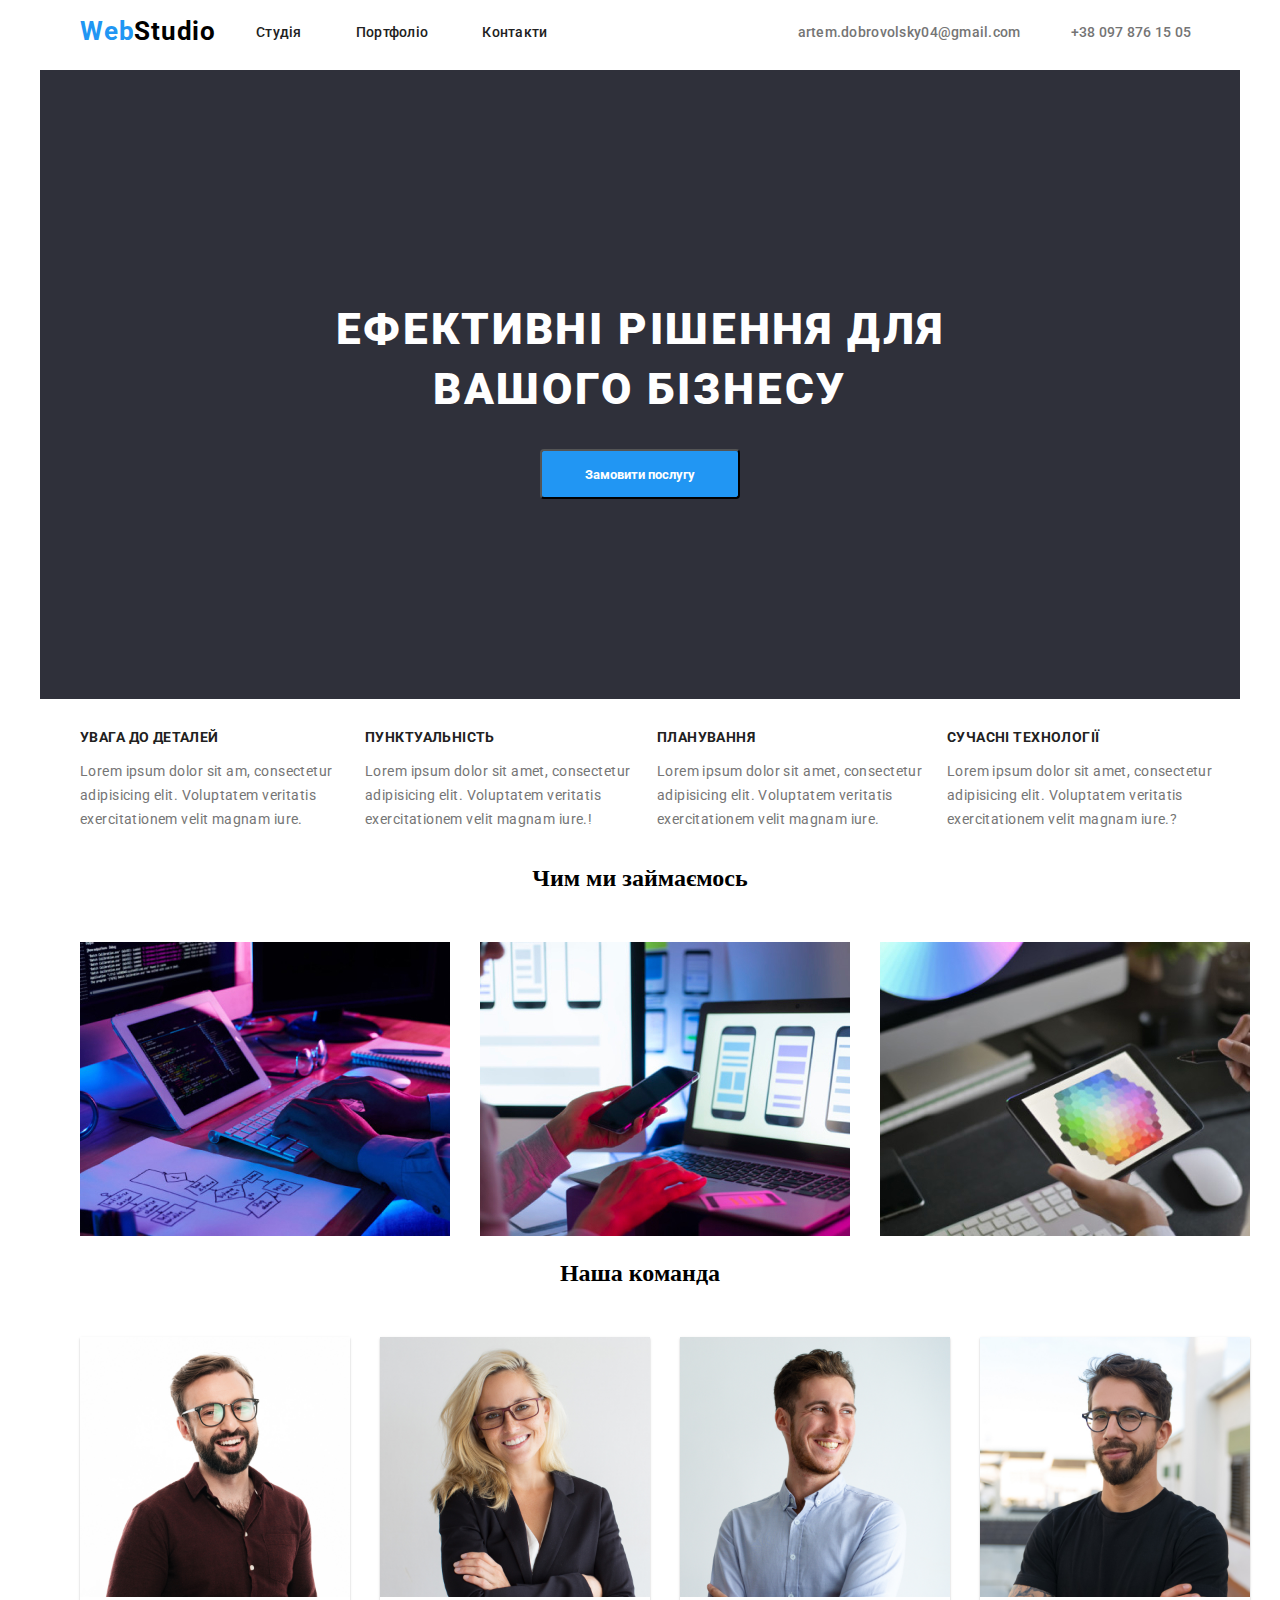
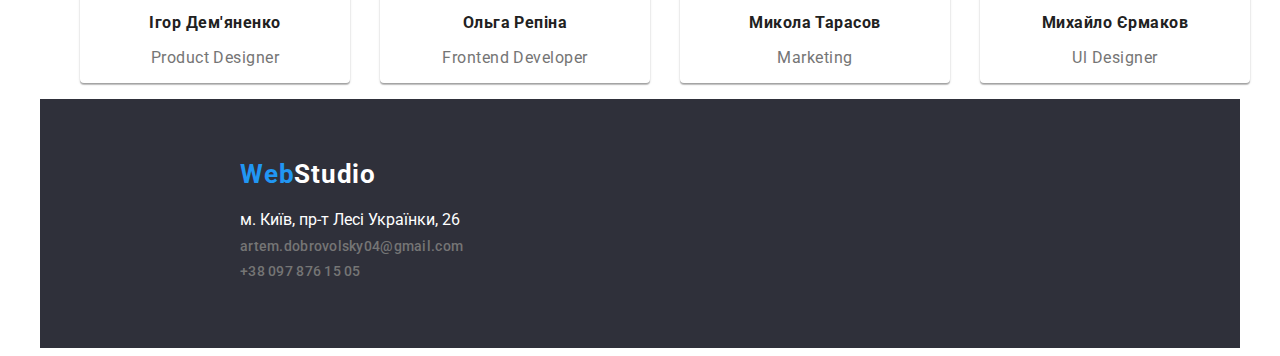
<file: index.html>
<!DOCTYPE html>
<html lang="en">

<head>
    <meta charset="UTF-8">
    <meta http-equiv="X-UA-Compatible" content="IE=edge">
    <meta name="viewport" content="width=device-width, initial-scale=1.0">
    <title>WebStudio</title>
    <link href="https://fonts.googleapis.com/css2?family=Roboto:wght@400;500;700;900&display=swap" rel="stylesheet">
    <link rel="stylesheet" href="./style.css">
</head>

    <body>
        <!-- Шапка сторінки -->
            <header>
                <div class="container">
                    <nav>
                        <ul class="navig"> 
                            <li><a class="logo" href="./index.html"><span class="logo-span">Web</span>Studio</a></li> 
                            <li><a class="index" href="./index.html">Студія</a></li>
                            <li><a class="nav" href="./portfolio.html" target="_self">Портфоліо</a> </li>
                            <li><a class="nav" href="">Контакти</a></li>
                            <li><a class="cont" href="mailto:artem.dobrovolsky04@gmail.com">artem.dobrovolsky04@gmail.com</a></li>
                            <li><a class="contakts" href="tel:+380978761505">+38 097 876 15 05</a></li>
                        </ul>
                    </nav>
                </div>
            </header>
    
       <div class="container">
            <main>
                <!-- Секція герой -->
                <section class="hero">
                    <div class="conteiner">
                        <h1 class="big-title">Ефективні рішення для 
                        </br>
                         вашого бізнесу</h1>
                        <button type="submit" class="button">Замовити послугу</button>
                    </div>
                </section>
                <!-- Наші послуги -->
                <section>
                    <div class="container">
                        <h2 class="non-vision">Особливості</h2>
                        <ul class="navig">
                            <li>
                                <h3 class="min-title">Увага до деталей</h3>
                                <p class="tex">Lorem ipsum dolor sit am,
                                     consectetur adipisicing elit.
                                     Voluptatem veritatis exercitationem velit magnam iure.</p>
                            </li>
                            <li>
                                <h3 class="min-title">Пунктуальність</h3>
                                <p class="tex">Lorem ipsum dolor sit amet,
                                     consectetur adipisicing elit.
                                     Voluptatem veritatis exercitationem velit magnam iure.!</p>
                            </li>
                            <li>
                                <h3 class="min-title">Планування</h3>
                                <p class="tex">Lorem ipsum dolor sit amet,
                                     consectetur adipisicing elit.
                                     Voluptatem veritatis exercitationem velit magnam iure.</p>
                            </li>
                            <li>
                                <h3 class="min-title">Сучасні технології</h3>
                                <p class="tex">Lorem ipsum dolor sit amet,
                                     consectetur adipisicing elit.
                                     Voluptatem veritatis exercitationem velit magnam iure.?</p>
                            </li>
                        </ul>
                    </div>
            
                </section>
                <!-- Cекція чим ми займаємось -->
                <section>
                    <div class="container">
                        <h2 class="title">Чим ми займаємось</h2>
                        <ul class="navig">
                            <li><img class="img1" src="./img/eshe-komputer.jpg" width="200" alt="Красивый компьютер №1"></li>
                            <li><img class="img1" src="./img/snova-komputer.jpg" width="200" alt="Красивый компьютер №2"></li>
                            <li><img class="img1" src="./img/colors.jpg" width="200" alt="Красивый компьютер №3"></li>
                        </ul>
                    </div>
            
                </section>
                <!-- Секція наша команда -->
                <section>
                    <div class="container">
                        <h2 class="title">Наша команда</h2>
                        <ul class="navig">
                            <li class="team"><img class="img2" src="./img/igor.jpg" width="300" alt="ИИИИИИГОРЬ">
                                <p class="i-min-title">Ігор Дем'яненко</p>
                                <p class="i-tex">Product Designer</p>
                            </li>
                            <li class="team"><img class="img2" src="./img/olga.jpg" width="300" alt="ОленьКа">
                                <p class="o-min-title">Ольга Репіна</p>
                                <p class="o-tex">Frontend Developer</p>
                            </li>
                            <li class="team"><img class="img2" src="./img/kolya.jpg" width="300" alt="Николай">
                                <p class="n-min-title">Микола Тарасов</p>
                                <p class="n-tex">Marketing</p>
                            </li>
                            <li class="team"><img class="img2" src="./img/misha.jpg" width="300" alt="Мыша">
                                <p class="m-min-title">Михайло Єрмаков</p>
                                <p class="m-tex">Ul Designer</p>
                            </li>
                        </ul>
                    </div>
            
                </section>
            </main>
       </div>
       <div class="container">
            <footer class="foot">
                <div class="container">
                    <a href="./index.html" class="logo2"><span class="logo2-span"> Web</span>Studio</a>
                    <address class="adress">м. Київ, пр-т Лесі Українки, 26</address>
                    <a href="mailto:artem.dobrovolsky04@gmail.com" class="conta">artem.dobrovolsky04@gmail.com</a>
                    <a href="tel:+380978761505" class="conta">+38 097 876 15 05</a>
                </div>
            </footer>
    </body>

</html>
</file>
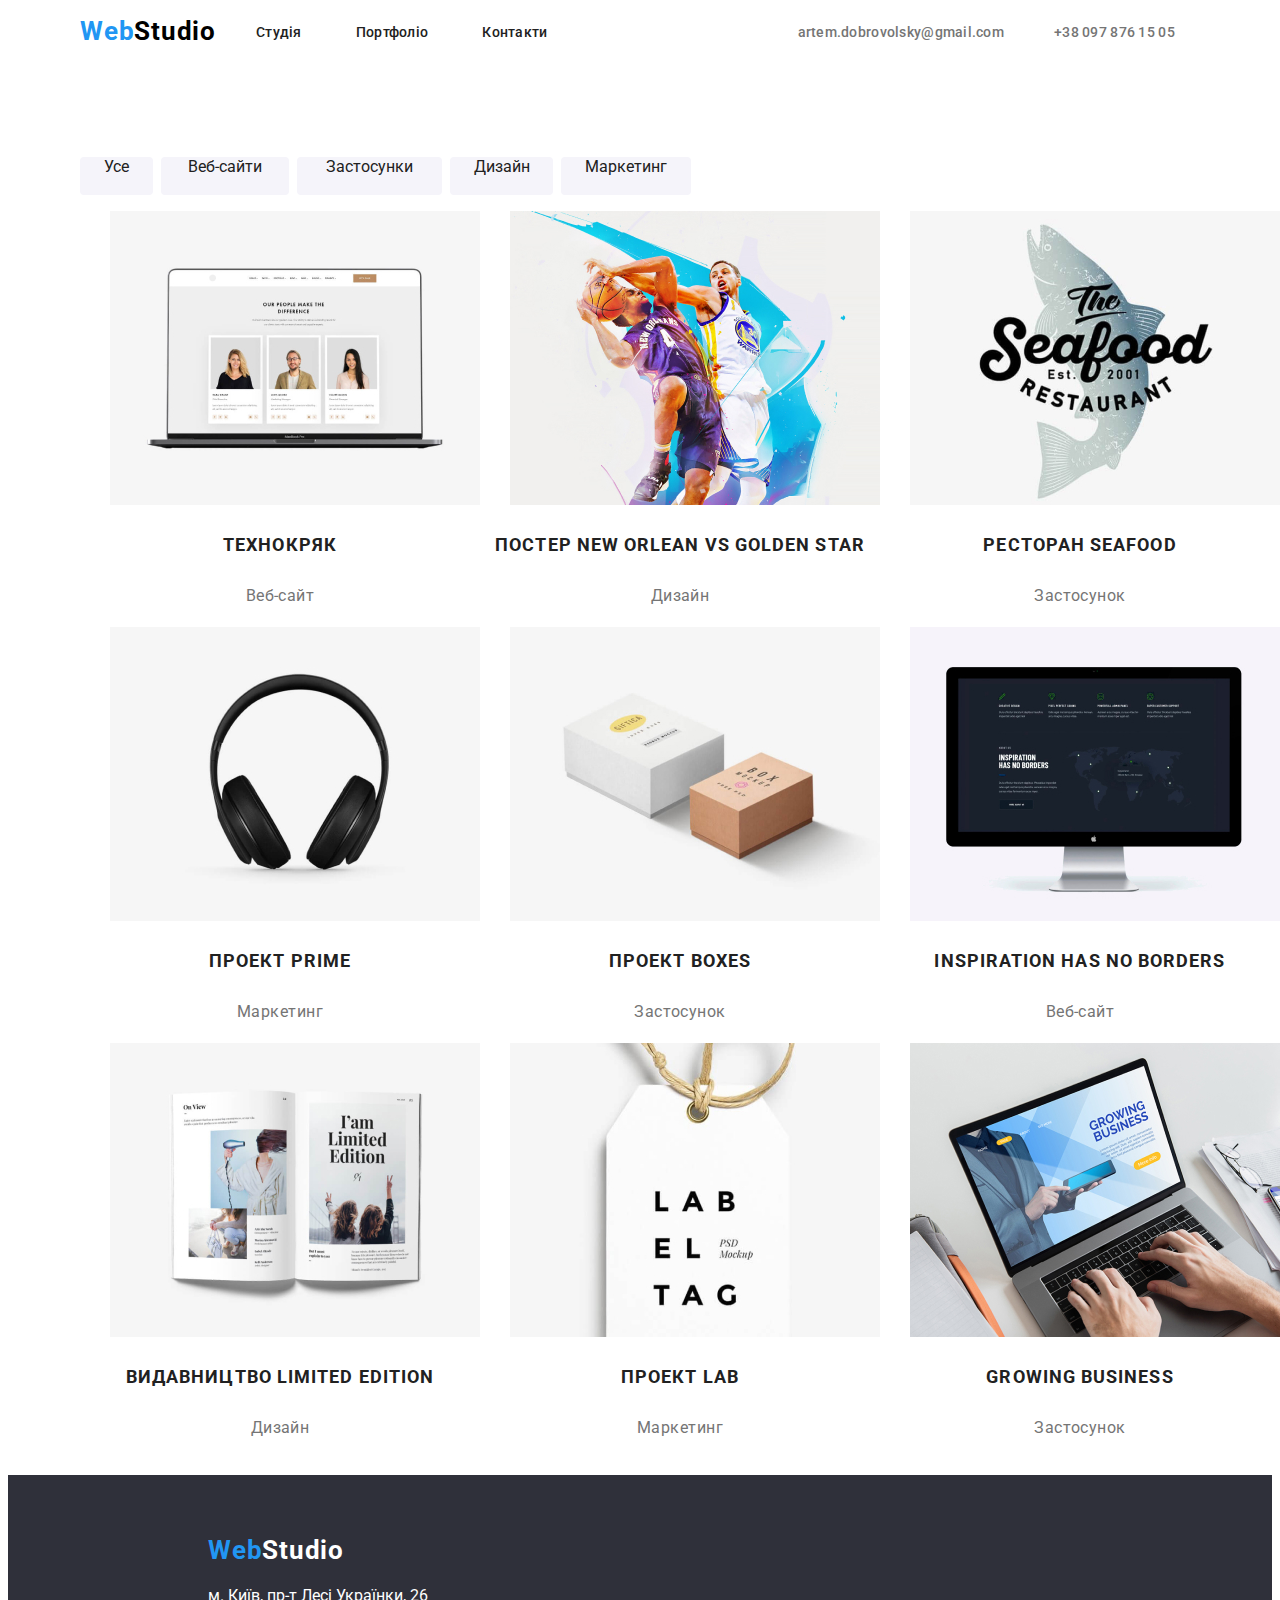
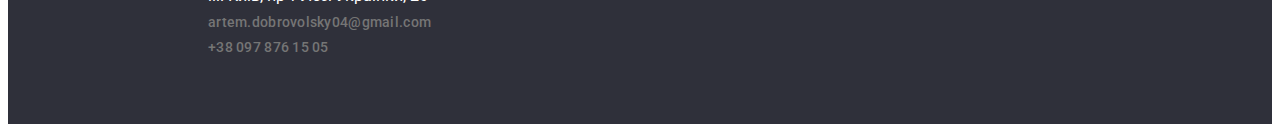
<file: all.html>
<!DOCTYPE html>
<html lang="en">
<head>
    <meta charset="UTF-8">
    <meta http-equiv="X-UA-Compatible" content="IE=edge">
    <meta name="viewport" content="width=device-width, initial-scale=1.0">
    <title>Document</title>
    <link href="https://fonts.googleapis.com/css2?family=Roboto:wght@400;500;700;900&display=swap" rel="stylesheet">
    <link rel="stylesheet" href="./style.css">
</head>
<body>
    <header>
        <div class="container">
            <nav>
                <ul class="navig">
                    <li><a class="logo" href="./index.html"><span class="logo-span">Web</span>Studio</a></li>
                    <li><a class="index" href="./index.html">Студія</a></li>
                    <li><a class="nav" href="./portfolio.html" target="_self">Портфоліо</a> </li>
                    <li><a class="nav" href="">Контакти</a></li>
                    <li><a class="cont"href="mailto:artem.dobrovolsky04@gmail.com">artem.dobrovolsky@gmail.com</a></li>
                    <li><a class="contakts" href="tel:+380978761505">+38 097 876 15 05</a></li>
                </ul>
            </nav>
        </div>
    </header>
    <main>
<section>
    <div class="container">
        <ul class="navig">
            <li><a class="nav2-a" target="_self" rel="noopener nofollow noreferrer" href="./all.html">Усе</a></li>
            <li><a class="nav2-b" target="_self" rel="noopener nofollow noreferrer" href="./web.html">Веб-сайти</a></li>
            <li><a class="nav2-c" target="_self" rel="noopener nofollow noreferrer" href="./zas.html">Застосунки</a></li>
            <li><a class="nav2-d" target="_self" rel="noopener nofollow noreferrer" href="./des.html">Дизайн</a></li>
            <li><a class="nav2-e" target="_self" rel="noopener nofollow noreferrer" href="./mark.html">Маркетинг</a></li>
        </ul>
    </div>
</section>
<section>
    <div class="container">
        <ul class="navi">
            <div class="first">
                <li>
                    <a href=""></a>
                    <img class="img3" src="./img/desktop.jpg" alt="">
                    <p class="mini-title">Технокряк</p>
                    <p class="text">Веб-сайт</p>
                </li>
                <li>
                    <a href=""></a>
                    <img class="img3" src="./img/basketball-blin.jpg" alt="">
                    <p class="mini-title">Постер New Orlean vs Golden Star</p>
                    <p class="text">Дизайн</p>
                </li>
                <li>
                    <a href=""></a>
                    <img class="img3" src="./img/moreprodukt.jpg" alt="">
                    <p class="mini-title">Ресторан Seafood</p>
                    <p class="text">Застосунок</p>
                </li>
            </div>
            <div class="second">
                <li>
                    <a href=""></a>
                    <img class="img3" src="./img/yshi.jpg" alt="">
                    <p class="mini-title">Проект Prime</p>
                    <p class="text">Маркетинг</p>
                </li>
                <li>
                    <a href=""></a>
                    <img class="img3" src="./img/kirpichi.jpg" alt="">
                    <p class="mini-title">Проект Boxes</p>
                    <p class="text">Застосунок</p>
                </li>
                <li>
                    <a href=""></a>
                    <img class="img3" src="./img/komputer.jpg" alt="">
                    <p class="mini-title">Inspiration has no Borders</p>
                    <p class="text">Веб-сайт</p>
                </li>
            </div>
            <div class="third">
                <li>
                    <a href=""></a>
                    <img class="img3" src="./img/kniga.jpg" alt="">
                    <p class="mini-title">Видавництво Limited Edition</p>
                    <p class="text">Дизайн</p>
                </li>
                <li>
                    <a href=""></a>
                    <img class="img3" src="./img/birka.jpg" alt="">
                    <p class="mini-title">Проект LAB</p>
                    <p class="text">Маркетинг</p>
                </li>
                <li>
                    <a href=""></a>
                    <img class="img3" src="./img/opat-komputer.jpg" alt="">
                    <p class="mini-title">Growing Business</p>
                    <p class="text">Застосунок</p>
                </li>
            </div>
        </ul>
    </div>
</section>
    </main>
    <footer class="foot">
        <div class="container">
            <a href="./index.html" class="logo2"><span class="logo2-span"> Web</span>Studio</a>
            <address class="adress">м. Київ, пр-т Лесі Українки, 26</address>
            <a href="mailto:artem.dobrovolsky04@gmail.com" class="conta">artem.dobrovolsky04@gmail.com</a>
            <a href="tel:+380978761505" class="conta">+38 097 876 15 05</a>
        </div>
    </footer>
</body>
</html>
</file>
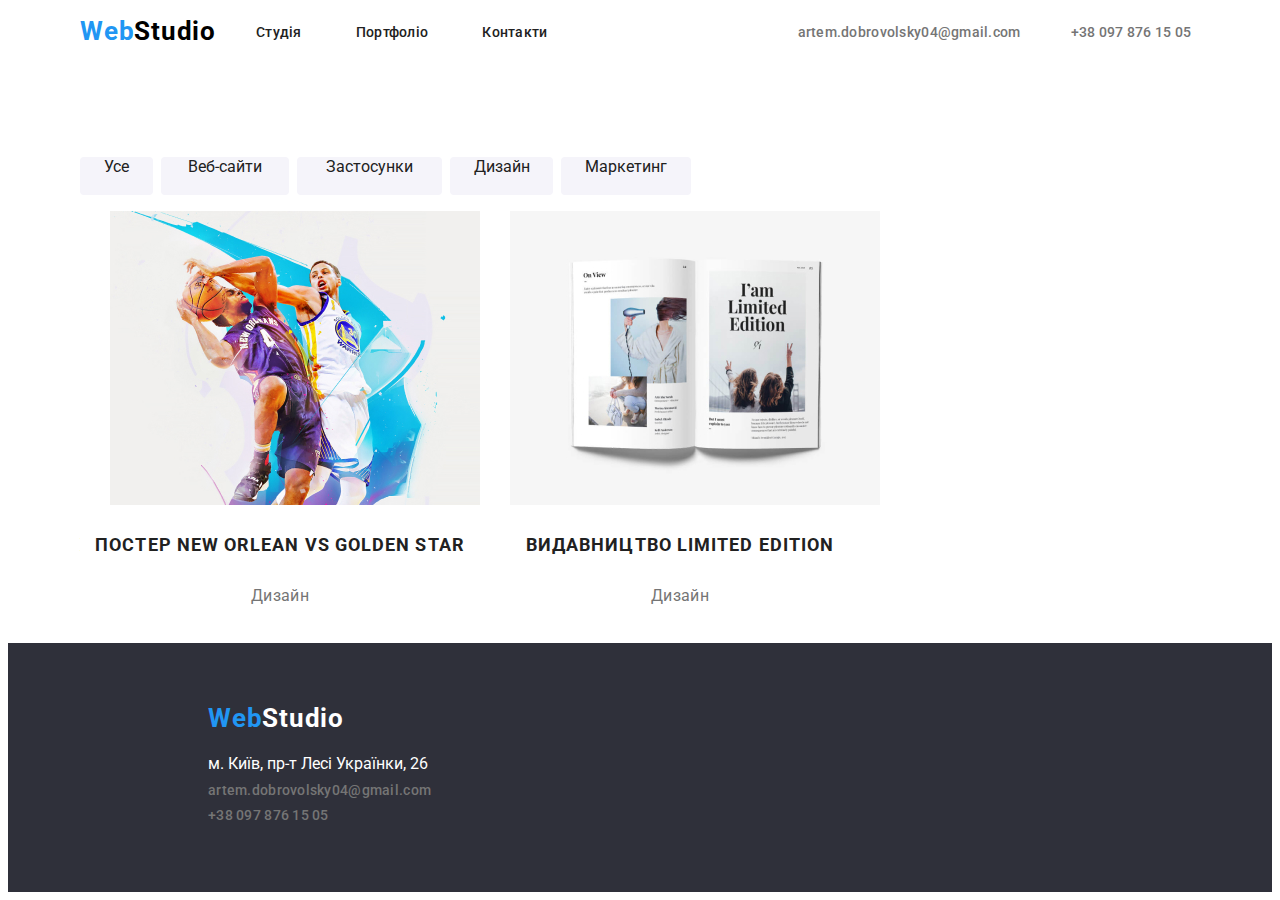
<file: des.html>
<!DOCTYPE html>
<html lang="en">
<head>
    <meta charset="UTF-8">
    <meta http-equiv="X-UA-Compatible" content="IE=edge">
    <meta name="viewport" content="width=device-width, initial-scale=1.0">
    <link href="https://fonts.googleapis.com/css2?family=Roboto:wght@400;500;700;900&display=swap" rel="stylesheet">
    <link rel="stylesheet" href="./style.css">
    <title>Document</title>
</head>
<body>
    <header>
        <div class="container">
            <nav>
                <ul class="navig">
                    <li><a href="./index.html" class="logo"><span class="logo-span">Web</span>Studio</a></li>
                    <li><a class="index" href="./index.html">Студія</a></li>
                    <li><a class="nav" href="./portfolio.html" target="_self">Портфоліо</a> </li>
                    <li><a class="nav" href="">Контакти</a></li>
                    <li><a class="cont" href="mailto:artem.dobrovolsky04@gmail.com">artem.dobrovolsky04@gmail.com</a></li>
                    <li><a class="contakts" href="tel:+380978761505">+38 097 876 15 05</a></li>
                </ul>
            </nav>
        </div>
    </header>
    <main>
        <section>
            <div class="container">
                <ul class="navig">
                    <li><a class="nav2-a" target="_self" rel="noopener nofollow noreferrer" href="./all.html">Усе</a></li>
                    <li><a class="nav2-b" target="_self" rel="noopener nofollow noreferrer" href="./web.html">Веб-сайти</a></li>
                    <li><a class="nav2-c" target="_self" rel="noopener nofollow noreferrer" href="./zas.html">Застосунки</a></li>
                    <li><a class="nav2-d" target="_self" rel="noopener nofollow noreferrer" href="./des.html">Дизайн</a></li>
                    <li><a class="nav2-e" target="_self" rel="noopener nofollow noreferrer" href="./mark.html">Маркетинг</a>
                    </li>
                </ul>
            </div>
        </section>
        <section>
            <div class="container">
                <ul class="navig">
                    <li>
                        <a href=""></a>
                        <img class="img3" src="./img/basketball-blin.jpg" alt="">
                        <p class="mini-title">Постер New Orlean vs Golden Star</p>
                        <p class="text">Дизайн</p>
                    </li>
                    <li>
                        <a href=""></a>
                        <img class="img3" src="./img/kniga.jpg" alt="">
                        <p class="mini-title">Видавництво Limited Edition</p>
                        <p class="text">Дизайн</p>
                    </li>
                </ul>
            </div>
        </section>
    </main>
    <footer class="foot">
        <div class="container">
            <a href="./index.html" class="logo2"><span class="logo2-span"> Web</span>Studio</a>
            <address class="adress">м. Київ, пр-т Лесі Українки, 26</address>
            <a href="mailto:artem.dobrovolsky04@gmail.com" class="conta">artem.dobrovolsky04@gmail.com</a>
            <a href="tel:+380978761505" class="conta">+38 097 876 15 05</a>
        </div>
    </footer>
</body>
</html>
</file>
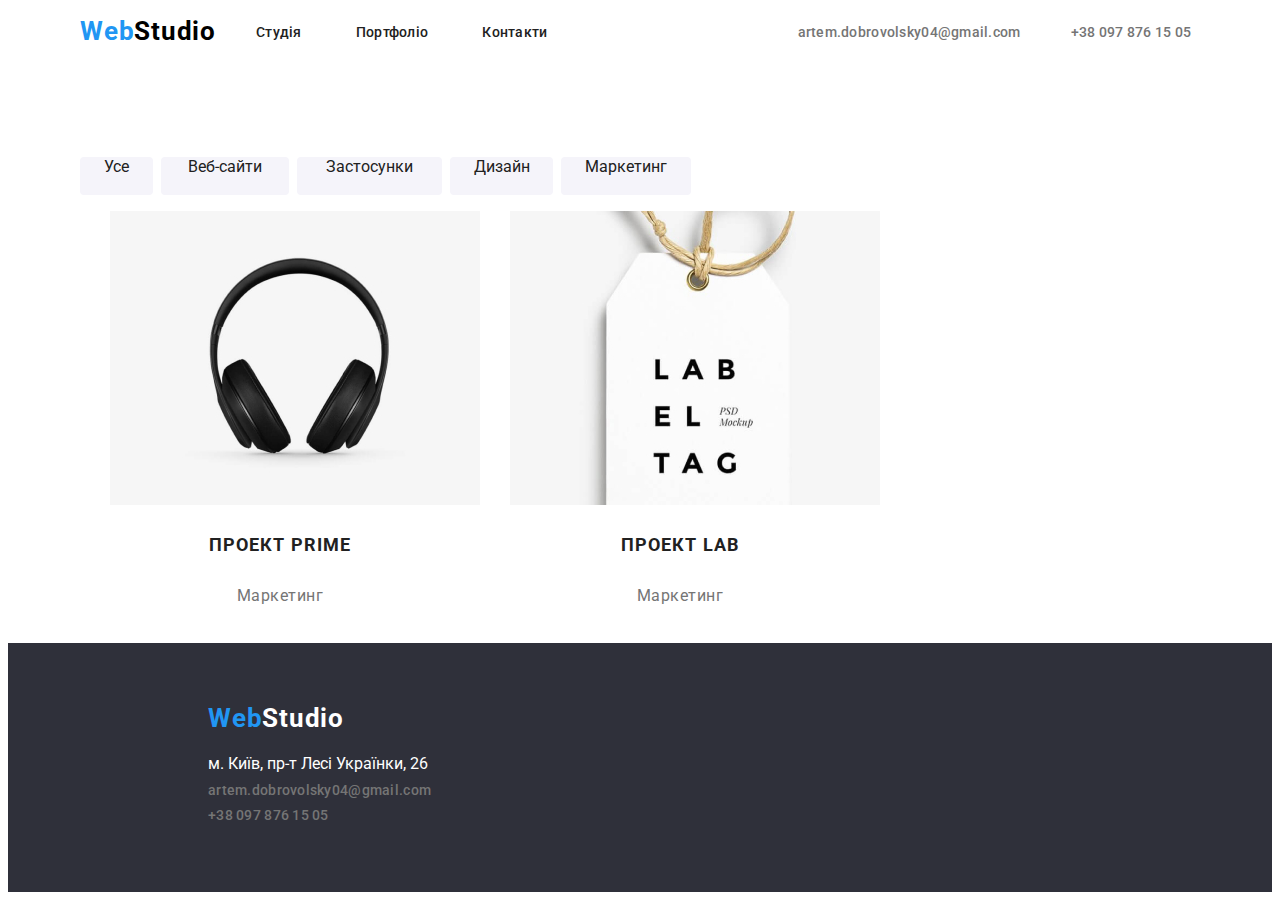
<file: mark.html>
<!DOCTYPE html>
<html lang="en">
<head>
    <meta charset="UTF-8">
    <meta http-equiv="X-UA-Compatible" content="IE=edge">
    <meta name="viewport" content="width=device-width, initial-scale=1.0">
    <link href="https://fonts.googleapis.com/css2?family=Roboto:wght@400;500;700;900&display=swap" rel="stylesheet">
    <link rel="stylesheet" href="./style.css">
    <title>Document</title>
</head>
<body>
    <header>
        <div class="container">
            <nav>
                <ul class="navig">
                    <li><a href="./index.html" class="logo"><span class="logo-span">Web</span>Studio</a></li>
                    <li><a class="index" href="./index.html">Студія</a></li>
                    <li><a class="nav" href="./portfolio.html" target="_self">Портфоліо</a> </li>
                    <li><a class="nav" href="">Контакти</a></li>
                    <li><a class="cont" class="contakts"
                            href="mailto:artem.dobrovolsky04@gmail.com">artem.dobrovolsky04@gmail.com</a></li>
                    <li><a class="contakts" href="tel:+380978761505">+38 097 876 15 05</a></li>
                </ul>
            </nav>
        </div>
    </header>
    <main>
        <section>
            <div class="container">
                <ul class="navig">
                    <li><a class="nav2-a" target="_self" rel="noopener nofollow noreferrer" href="./all.html">Усе</a></li>
                    <li><a class="nav2-b" target="_self" rel="noopener nofollow noreferrer" href="./web.html">Веб-сайти</a></li>
                    <li><a class="nav2-c" target="_self" rel="noopener nofollow noreferrer" href="./zas.html">Застосунки</a></li>
                    <li><a class="nav2-d" target="_self" rel="noopener nofollow noreferrer" href="./des.html">Дизайн</a></li>
                    <li><a class="nav2-e" target="_self" rel="noopener nofollow noreferrer" href="./mark.html">Маркетинг</a>
                    </li>
                </ul>
            </div>
        </section>
        <section>
            <div class="container">
                <ul class="navig">
                    <li>
                        <a href=""></a>
                        <img class="img3" src="./img/yshi.jpg" alt="">
                        <p class="mini-title">Проект Prime</p>
                        <p class="text">Маркетинг</p>
                    </li>
                    <li>
                        <a href=""></a>
                        <img class="img3" src="./img/birka.jpg" alt="">
                        <p class="mini-title">Проект LAB</p>
                        <p class="text">Маркетинг</p>
                    </li>
                </ul>
            </div>
        </section>
    </main>
    <footer class="foot">
        <div class="container">
            <a href="./index.html" class="logo2"><span class="logo2-span"> Web</span>Studio</a>
            <address class="adress">м. Київ, пр-т Лесі Українки, 26</address>
            <a href="mailto:artem.dobrovolsky04@gmail.com" class="conta">artem.dobrovolsky04@gmail.com</a>
            <a href="tel:+380978761505" class="conta">+38 097 876 15 05</a>
        </div>
    </footer>
</body>
</html>
</file>
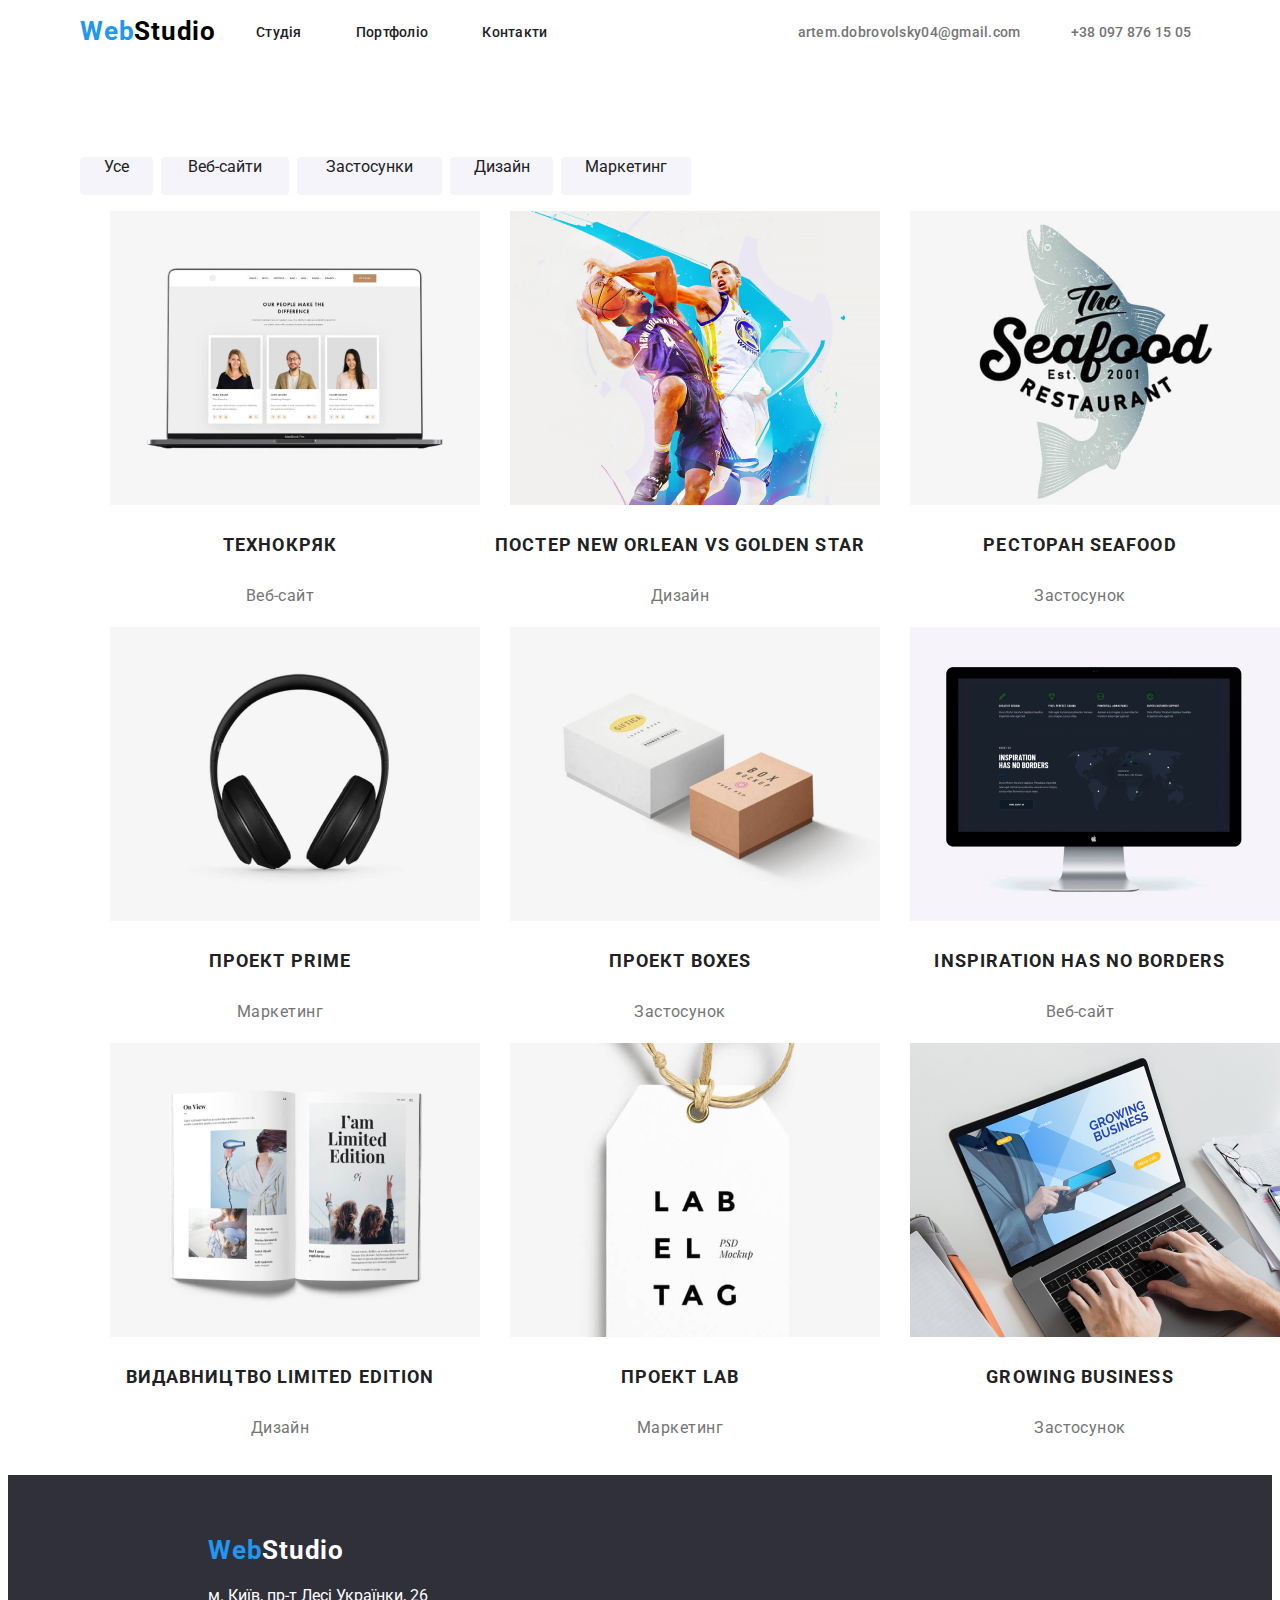
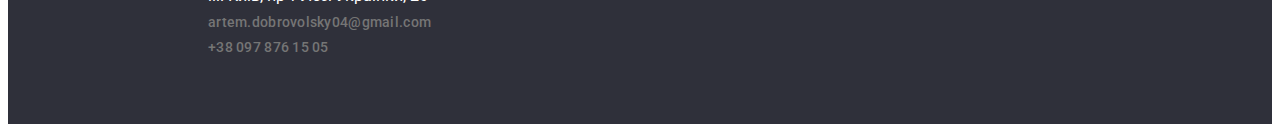
<file: portfolio.html>
<!DOCTYPE html>
<html lang="en">

<head>
    <meta charset="UTF-8">
    <meta http-equiv="X-UA-Compatible" content="IE=edge">
    <meta name="viewport" content="width=device-width, initial-scale=1.0">
    <title>WebStudio Portfolio</title>
    <link href="https://fonts.googleapis.com/css2?family=Roboto:wght@400;500;700;900&display=swap" rel="stylesheet">
    <link rel="stylesheet" href="./style.css">
</head>

<body>
    <header>
        <div class="container">
            <nav>
                <ul class="navig">
                    <li><a href="./index.html" class="logo"><span class="logo-span">Web</span>Studio</a></li>
                    <li><a class="index" href="./index.html">Студія</a></li>
                    <li><a class="nav" href="./portfolio.html" target="_self">Портфоліо</a> </li>
                    <li><a class="nav" href="">Контакти</a></li>
                    <li><a class="cont" href="mailto:artem.dobrovolsky04@gmail.com">artem.dobrovolsky04@gmail.com</a></li>
                    <li><a class="contakts" href="tel:+380978761505">+38 097 876 15 05</a></li>
                </ul>
            </nav>
        </div>
    </header>
    <main>
        <section class="secta">
           <div class="container">
                <ul class="navig">
                    <li><a class="nav2-a" target="_self" rel="noopener nofollow noreferrer" href="./all.html">Усе</a></li>
                    <li><a class="nav2-b" target="_self" rel="noopener nofollow noreferrer" href="./web.html">Веб-сайти</a></li>
                    <li><a class="nav2-c" target="_self" rel="noopener nofollow noreferrer" href="./zas.html">Застосунки</a></li>
                    <li><a class="nav2-d" target="_self" rel="noopener nofollow noreferrer" href="./des.html">Дизайн</a></li>
                    <li><a class="nav2-e" target="_self" rel="noopener nofollow noreferrer" href="./mark.html">Маркетинг</a></li>
                </ul>
           </div>
        </section>
        <section>
            <div class="container">
                <ul class="navi">
                    <div class="first">
                        <li>
                            <a href=""></a>
                            <img class="img3" src="./img/desktop.jpg" alt="">
                            <p class="mini-title">Технокряк</p>
                            <p class="text">Веб-сайт</p>
                        </li>
                        <li>
                            <a href=""></a>
                            <img class="img3" src="./img/basketball-blin.jpg" alt="">
                            <p class="mini-title">Постер New Orlean vs Golden Star</p>
                            <p class="text">Дизайн</p>
                        </li>
                        <li>
                            <a href=""></a>
                            <img class="img3" src="./img/moreprodukt.jpg" alt="">
                            <p class="mini-title">Ресторан Seafood</p>
                            <p class="text">Застосунок</p>
                        </li>
                    </div>
                   <div class="second">
                        <li>
                            <a href=""></a>
                            <img class="img3" src="./img/yshi.jpg" alt="">
                            <p class="mini-title">Проект Prime</p>
                            <p class="text">Маркетинг</p>
                        </li>
                        <li>
                            <a href=""></a>
                            <img class="img3" src="./img/kirpichi.jpg" alt="">
                            <p class="mini-title">Проект Boxes</p>
                            <p class="text">Застосунок</p>
                        </li>
                        <li>
                            <a href=""></a>
                            <img class="img3" src="./img/komputer.jpg" alt="">
                            <p class="mini-title">Inspiration has no Borders</p>
                            <p class="text">Веб-сайт</p>
                        </li>
                   </div>
                   <div class="third">
                        <li>
                            <a href=""></a>
                            <img class="img3" src="./img/kniga.jpg" alt="">
                            <p class="mini-title">Видавництво Limited Edition</p>
                            <p class="text">Дизайн</p>
                        </li>
                        <li>
                            <a href=""></a>
                            <img class="img3" src="./img/birka.jpg" alt="">
                            <p class="mini-title">Проект LAB</p>
                            <p class="text">Маркетинг</p>
                        </li>
                        <li>
                            <a href=""></a>
                            <img class="img3" src="./img/opat-komputer.jpg" alt="">
                            <p class="mini-title">Growing Business</p>
                            <p class="text">Застосунок</p>
                        </li>
                   </div>
                </ul>
            </div>
        </section>
    </main>
    <footer class="foot">
        <div class="container">
            <a href="./index.html" class="logo2"><span class="logo2-span"> Web</span>Studio</a>
            <address class="adress">м. Київ, пр-т Лесі Українки, 26</address>
            <a href="mailto:artem.dobrovolsky04@gmail.com" class="conta">artem.dobrovolsky04@gmail.com</a>
            <a href="tel:+380978761505" class="conta">+38 097 876 15 05</a>
        </div>
    </footer>
</body>

</html>
</file>
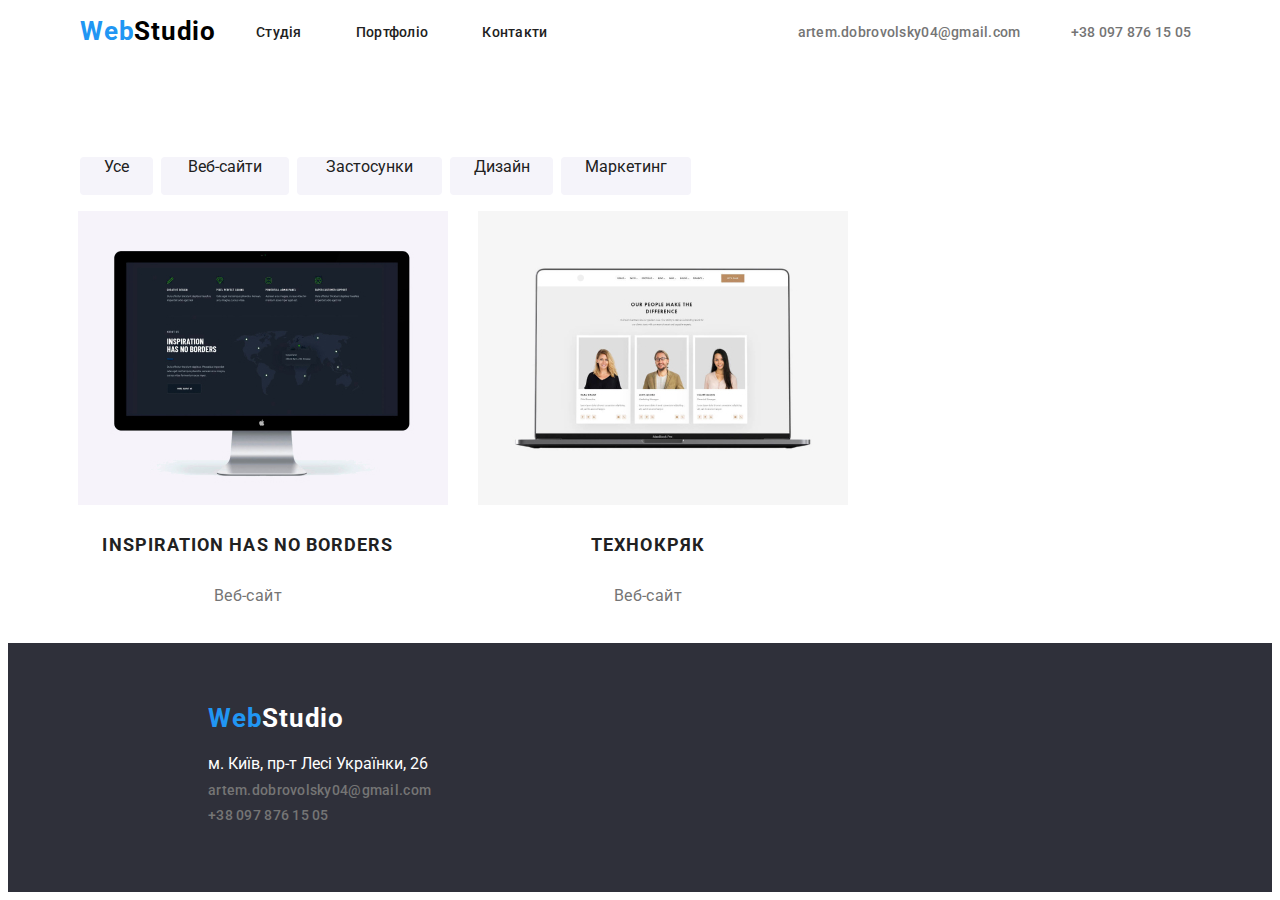
<file: web.html>
<!DOCTYPE html>
<html lang="en">
<head>
    <meta charset="UTF-8">
    <meta http-equiv="X-UA-Compatible" content="IE=edge">
    <meta name="viewport" content="width=device-width, initial-scale=1.0">
    <link href="https://fonts.googleapis.com/css2?family=Roboto:wght@400;500;700;900&display=swap" rel="stylesheet">
    <link rel="stylesheet" href="./style.css">
    <title>Document</title>
</head>
<body>
        <header>
            <div class="container">
                <nav>
                    <ul class="navig">
                        <li><a href="./index.html" class="logo"><span class="logo-span">Web</span>Studio</a></li>
                        <li><a class="index" href="./index.html">Студія</a></li>
                        <li><a class="nav" href="./portfolio.html" target="_self">Портфоліо</a> </li>
                        <li><a class="nav" href="">Контакти</a></li>
                        <li><a class="cont" href="mailto:artem.dobrovolsky04@gmail.com">artem.dobrovolsky04@gmail.com</a></li>
                        <li><a class="contakts" href="tel:+380978761505">+38 097 876 15 05</a></li>
                    </ul>
                </nav>
            </div>
        </header>
        <main>
            <section>
                <div class="container">
                    <ul class="navig">
                        <li><a class="nav2-a" target="_self" rel="noopener nofollow noreferrer" href="./all.html">Усе</a></li>
                        <li><a class="nav2-b" target="_self" rel="noopener nofollow noreferrer" href="./web.html">Веб-сайти</a></li>
                        <li><a class="nav2-c" target="_self" rel="noopener nofollow noreferrer" href="./zas.html">Застосунки</a></li>
                        <li><a class="nav2-d" target="_self" rel="noopener nofollow noreferrer" href="./des.html">Дизайн</a></li>
                        <li><a class="nav2-e" target="_self" rel="noopener nofollow noreferrer" href="./mark.html">Маркетинг</a></li>
                    </ul>
                </div>
            </section>
            <section>
                <ul class="navig">
                    <li>
                        <a href=""></a>
                        <img class="img3" src="./img/komputer.jpg" alt="">
                        <p class="mini-title">Inspiration has no Borders</p>
                        <p class="text">Веб-сайт</p>
                    </li>
                    <li>
                        <a href=""></a>
                        <img class="img3" src="./img/desktop.jpg" alt="">
                        <p class="mini-title">Технокряк</p>
                        <p class="text">Веб-сайт</p>
                    </li>
                </ul>
            </section>
        </main>
        <footer class="foot">
        <div class="container">
            <a href="./index.html" class="logo2"><span class="logo2-span"> Web</span>Studio</a>
            <address class="adress">м. Київ, пр-т Лесі Українки, 26</address>
            <a href="mailto:artem.dobrovolsky04@gmail.com" class="conta">artem.dobrovolsky04@gmail.com</a>
            <a href="tel:+380978761505" class="conta">+38 097 876 15 05</a>
        </div>
        </footer>
</body>
</html>
</file>
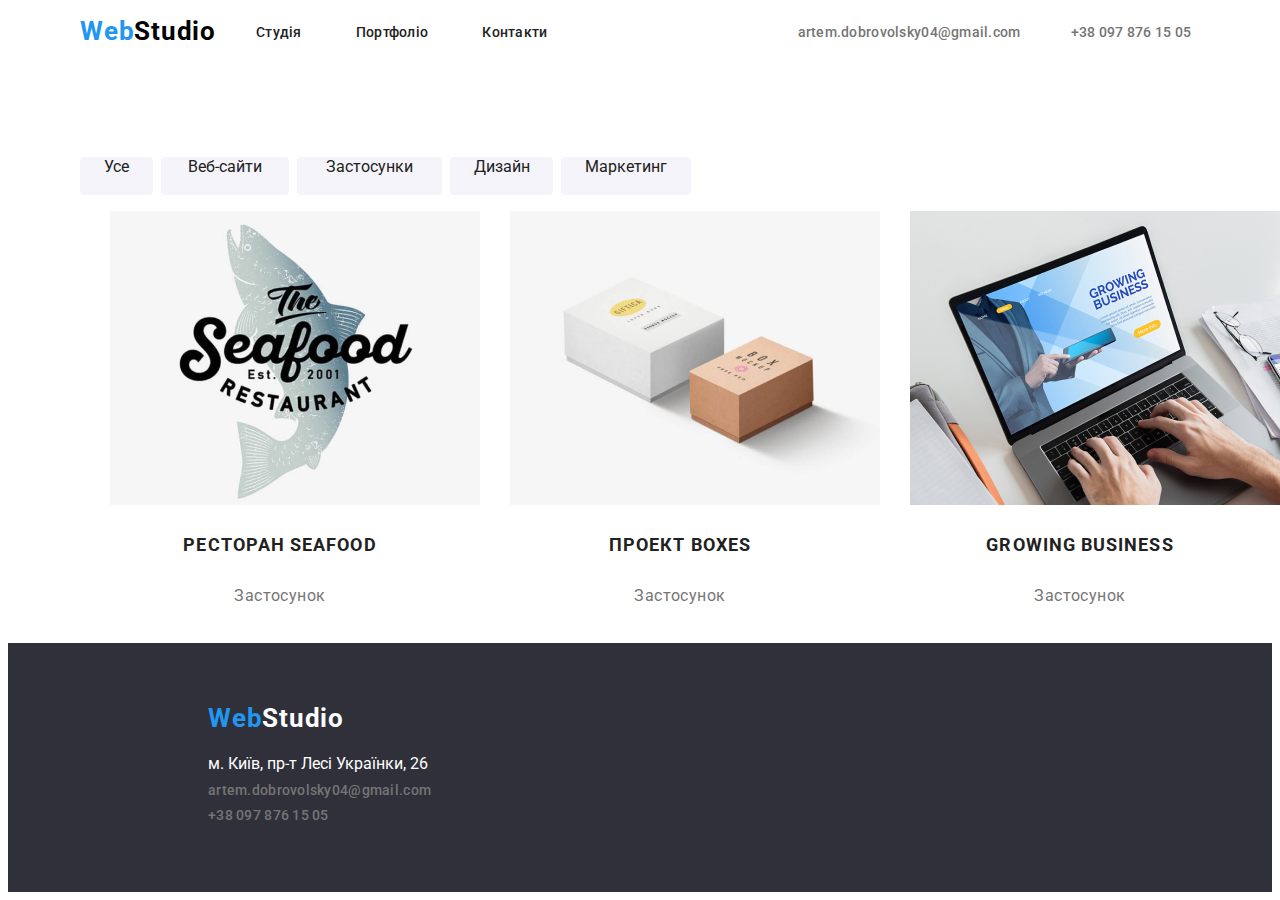
<file: zas.html>
<!DOCTYPE html>
<html lang="en">
<head>
    <meta charset="UTF-8">
    <meta http-equiv="X-UA-Compatible" content="IE=edge">
    <meta name="viewport" content="width=device-width, initial-scale=1.0">
    <link href="https://fonts.googleapis.com/css2?family=Roboto:wght@400;500;700;900&display=swap" rel="stylesheet">
    <link rel="stylesheet" href="./style.css">
    <title>Document</title>
</head>
<body>
    <header>
        <div class="container">
            <nav>
                <ul class="navig">
                    <li><a href="./index.html" class="logo"><span class="logo-span">Web</span>Studio</a></li>
                    <li><a class="index" href="./index.html">Студія</a></li>
                    <li><a class="nav" href="./portfolio.html" target="_self">Портфоліо</a> </li>
                    <li><a class="nav" href="">Контакти</a></li>
                    <li><a class="cont"href="mailto:artem.dobrovolsky04@gmail.com">artem.dobrovolsky04@gmail.com</a></li>
                    <li><a class="contakts" href="tel:+380978761505">+38 097 876 15 05</a></li>
                </ul>
            </nav>
        </div>
    </header>
    <main>
        <section>
            <div class="container">
                <ul class="navig">
                    <li><a class="nav2-a" target="_self" rel="noopener nofollow noreferrer" href="./all.html">Усе</a></li>
                    <li><a class="nav2-b" target="_self" rel="noopener nofollow noreferrer" href="./web.html">Веб-сайти</a></li>
                    <li><a class="nav2-c" target="_self" rel="noopener nofollow noreferrer" href="./zas.html">Застосунки</a></li>
                    <li><a class="nav2-d" target="_self" rel="noopener nofollow noreferrer" href="./des.html">Дизайн</a></li>
                    <li><a class="nav2-e" target="_self" rel="noopener nofollow noreferrer" href="./mark.html">Маркетинг</a>
                    </li>
                </ul>
            </div>
        </section>
        <section>
            <div class="container">
                <ul class="navig">
                    <li>
                        <a href=""></a>
                        <img class="img3" src="./img/moreprodukt.jpg" alt="">
                        <p class="mini-title">Ресторан Seafood</p>
                        <p class="text">Застосунок</p>
                    </li>
                    <li>
                        <a href=""></a>
                        <img class="img3" src="./img/kirpichi.jpg" alt="">
                        <p class="mini-title">Проект Boxes</p>
                        <p class="text">Застосунок</p>
                    </li>
                    <li>
                        <a href=""></a>
                        <img class="img3" src="./img/opat-komputer.jpg" alt="">
                        <p class="mini-title">Growing Business</p>
                        <p class="text">Застосунок</p>
                    </li>
                </ul>
            </div>
        </section>
    </main>
    <footer class="foot">
        <div class="container">
            <a href="./index.html" class="logo2"><span class="logo2-span"> Web</span>Studio</a>
            <address class="adress">м. Київ, пр-т Лесі Українки, 26</address>
            <a href="mailto:artem.dobrovolsky04@gmail.com" class="conta">artem.dobrovolsky04@gmail.com</a>
            <a href="tel:+380978761505" class="conta">+38 097 876 15 05</a>
        </div>
    </footer>
</body>
</html>
</file>
<file: style.css>
:root {
    --first-color: #2196F3;
    --second-color: #212121;
    --third-color: #757575;
    --fourth-color: #ffffff;
    --fifth-color: #2F303A;
    --sixth-color: #F5F4FA;
    --seventh-color: #000000;
}

.logo {
    color: var(--seventh-color);
    text-decoration: none;
    font-weight: 700;
    font-style: normal;
    font-family: 'Roboto';
    display: flex;
    letter-spacing: 0.03em;
    line-height: 31px;
    font-size: 26px;
}

.logo-span {
    color: var(--first-color);
    text-decoration: none;
    font-weight: 700;
    font-style: normal;
    font-family: 'Roboto';
    letter-spacing: 0.03em;
    line-height: 31px;
    font-size: 26px;
}

.nav {
    color: var(--second-color);
    text-decoration: none;
    font-weight: 500;
    font-style: normal;
    font-family: 'Roboto';
    margin-left: 54px;
    font-size: 14px;
    line-height: 16px;
    letter-spacing: 0.02em;
}
.index{
    color: var(--second-color);
    text-decoration: none;
    font-weight: 500;
    font-style: normal;
    font-family: 'Roboto';
    margin-left: 40px;
    font-size: 14px;
    line-height: 16px;
    letter-spacing: 0.02em;
}
.index:hover{
    color: var(--first-color);
    text-decoration: none;
    font-weight: 500;
    font-style: normal;
    font-family: 'Roboto';
    font-size: 14px;
    line-height: 16px;
    letter-spacing: 0.02em;
}


.nav:hover {
    color: var(--first-color);
    text-decoration: none;
    font-weight: 500;
    font-style: normal;
    font-family: 'Roboto';
    font-size: 14px;
    line-height: 16px;
    letter-spacing: 0.02em;
}
.cont{
    margin-left: 250px;
    color: var(--third-color);
    text-decoration: none;
    font-weight: 500;
    font-style: normal;
    font-family: 'Roboto';
    font-size: 14px;
    line-height: 16px;
    letter-spacing: 0.02em;
}

.contakts {
    color: var(--third-color);
    text-decoration: none;
    font-weight: 500;
    font-style: normal;
    font-family: 'Roboto';
    margin-left: 50px;
    font-size: 14px;
    line-height: 16px;
    letter-spacing: 0.02em;
}
.conta{
    color: var(--third-color);
    text-decoration: none;
    font-weight: 500;
    font-style: normal;
    font-family: 'Roboto';
    font-size: 14px;
    line-height: 16px;
    letter-spacing: 0.02em;
    display: flex;
    margin-bottom: 9px;
}
.conta:hover{
    color: var(--first-color);
    text-decoration: none;
    font-weight: 500;
    font-style: normal;
    font-family: 'Roboto';
    font-size: 14px;
    line-height: 16px;
    letter-spacing: 0.02em;
}
.cont:hover{
    color: var(--first-color);
    text-decoration: none;
    font-weight: 500;
    font-style: normal;
    font-family: 'Roboto';
    font-size: 14px;
    line-height: 16px;
    letter-spacing: 0.02em;
}
.contakts:hover {
    color: var(--first-color);
    text-decoration: none;
    font-weight: 500;
    font-style: normal;
    font-family: 'Roboto';
    font-size: 14px;
    line-height: 16px;
    letter-spacing: 0.02em;
}

.hero {
    background-color: var(--fifth-color);
    text-align: center;
    padding-top: 200px;
    padding-bottom: 200px;
    margin-top: 23px;
}

.big-title {
    color: var(--fourth-color);
    text-transform: uppercase;
    text-align: center;
    font-weight: 900;
    font-style: normal;
    font-family: 'Roboto';
    margin-bottom: 30px;
    letter-spacing: 0.06em;
    font-size: 44px;
    line-height: 60px;
}

.button {
    color: var(--fourth-color);
    background-color: var(--first-color);
    text-align: absolute;
    font-family: 'Roboto';
    font-style: normal;
    font-weight: 700;
    display: inline-block;
    min-width: 200px;
    min-height: 50px;
    padding: 10px 25px;
    border-radius: 4px;
    text-decoration: none;
    text-align: center;
}

.mini-title {
    color: var(--second-color);
    font-weight: 700;
    font-style: normal;
    font-family: 'Roboto';
    text-transform: uppercase;
    text-align: center;
    font-size: 18px;
    line-height: 36px;
    letter-spacing: 0.06em;
}
.min-title{
    color: var(--second-color);
    font-weight: 700;
    font-style: normal;
    font-family: 'Roboto';
    text-transform: uppercase;
    font-size: 14px;
    line-height: 16px;
    letter-spacing: 0.03em;
}
.tex{
    color: var(--third-color);
    font-weight: 400;
    font-style: normal;
    font-family: 'Roboto';
    font-size: 14px;
    line-height: 24px;
    letter-spacing: 0.03em;
}
.text {
    color: var(--third-color);
    font-weight: 400;
    font-style: normal;
    font-family: 'Roboto';
    text-align: center;
    font-size: 16px;
    line-height: 30px;
    letter-spacing: 0.03em;
}
.title{
    text-align: center;
    margin-bottom: 50px;
}
.foot {
    background-color: var(--fifth-color);
    padding-left: 200px;
    padding-right: 200px;
    padding-top: 60px;
    padding-bottom: 60px;
}

.logo2 {
    color: var(--fourth-color);
    text-decoration: none;
    font-weight: 700;
    font-style: normal;
    font-family: 'Roboto';
    letter-spacing: 0.03em;
    line-height: 31px;
    font-size: 26px;
}

.logo2-span {
    color: var(--first-color);
    text-decoration: none;
    font-weight: 700;
    font-style: normal;
    font-family: 'Roboto';
    letter-spacing: 0.03em;
    line-height: 31px;
    font-size: 26px;
}

.adress {
    color: var(--fourth-color);
    font-weight: 400;
    font-style: normal;
    font-family: 'Roboto';
    margin-top: 20px;
    margin-bottom: 9px;
}

.nav2-a {
    text-align: center;
    color: var(--second-color);
    text-decoration: none;
    font-weight: 400;
    font-style: normal;
    font-family: 'Roboto';
    display: inline-block;
    border-radius: 4px;
    width: 73px;
    height: 38px;
    margin-top: 94px;
    background-color: var(--sixth-color);
    margin-right: 8px;
}
.nav2-b{
    color: var(--second-color);
    text-decoration: none;
    font-weight: 400;
    font-style: normal;
    font-family: 'Roboto';
    display: inline-block;
    border-radius: 4px;
    width: 128px;
    height: 38px;
    margin-top: 94px;
    background-color: var(--sixth-color);
    text-align: center;
    margin-right: 8px;
    
}
.nav2-c{
    color: var(--second-color);
    text-decoration: none;
    font-weight: 400;
    font-style: normal;
    font-family: 'Roboto';   
    display: inline-block; 
    border-radius: 4px;
    width: 145px;
    height: 38px;
    margin-top: 94px;
    background-color: var(--sixth-color);
    text-align: center;
    margin-right: 8px;
}
.nav2-d{
    color: var(--second-color);
    text-decoration: none;
    font-weight: 400;
    font-style: normal;
    font-family: 'Roboto';   
    display: inline-block;
    border-radius: 4px;
    width: 103px;
    height: 38px;
    margin-top: 94px;
    background-color: var(--sixth-color);
    text-align: center;
    margin-right: 8px;   
}

.nav2-e{
    color: var(--second-color);
    text-decoration: none;
    font-weight: 400;
    font-style: normal;
    font-family: 'Roboto';  
    display: inline-block;
    border-radius: 4px;
    width: 130px;
    height: 38px;
    margin-top: 94px;
    background-color: var(--sixth-color);
    text-align: center;
}

.nav2-a:hover{
    color: var(--fourth-color);
    text-decoration: none;
    font-weight: 400;
    font-style: normal;
    font-family: 'Roboto';
    background-color: var(--first-color);
    text-align: center;
}

.nav2-b:hover{
    color: var(--fourth-color);
    text-decoration: none;
    font-weight: 400;
    font-style: normal;
    font-family: 'Roboto';
    background-color: var(--first-color);
    text-align: center;
}
.nav2-c:hover{
    color: var(--fourth-color);
    text-decoration: none;
    font-weight: 400;
    font-style: normal;
    font-family: 'Roboto';
    background-color: var(--first-color);
    text-align: center;
}
.nav2-d:hover{
    color: var(--fourth-color);
    text-decoration: none;
    font-weight: 400;
    font-style: normal;
    font-family: 'Roboto';
    background-color: var(--first-color);
    text-align: center;
}
.nav2-e:hover{
    color: var(--fourth-color);
    text-decoration: none;
    font-weight: 400;
    font-style: normal;
    font-family: 'Roboto';
    background-color: var(--first-color);
    text-align: center;
}
.container{
    max-width: 1200px;
    margin-left: auto;
    margin-right: auto;} 

.navig{
    list-style: none;
    display: flex;
    align-items: center;
    justify-content: flex-start;
}
.navi{
    list-style: none;
}
.img1{
    margin-right: 30px;
    width: 370px;
    height: 294px;
}
.img2{
    display: flex;
    width: 270px;
    justify-content: space-between;
}
.team{
    background: #FFFFFF;
    box-shadow: 0px 1px 3px rgba(0, 0, 0, 0.12), 0px 1px 1px rgba(0, 0, 0, 0.14), 0px 2px 1px rgba(0, 0, 0, 0.2);
    border-radius: 0px 0px 4px 4px;
}
.team:not(:last-child){
    margin-right: 30px;
}
.img3{
    width: 370px;
    height: 294px;
    margin-left: 30px;
}
.i-min-title{
    color: var(--second-color);
    font-weight: 700;
    font-style: normal;
    font-family: 'Roboto';
    text-align: center;
    letter-spacing: 0.03em;
}
.i-tex{
    color: var(--third-color);
    font-weight: 400;
    font-style: normal;
    font-family: 'Roboto';
    text-align: center;
    letter-spacing: 0.03em;
    font-size: 16px;
    line-height: 19px;
}
.o-min-title {
    color: var(--second-color);
    font-weight: 700;
    font-style: normal;
    font-family: 'Roboto';
    text-align: center;
    letter-spacing: 0.03em;
    font-size: 16px;
    line-height: 19px;
}

.o-tex {
    color: var(--third-color);
    font-weight: 400;
    font-style: normal;
    font-family: 'Roboto';
    text-align: center;
    letter-spacing: 0.03em;
    font-size: 16px;
    line-height: 19px;
}
.n-min-title {
    color: var(--second-color);
    font-weight: 700;
    font-style: normal;
    font-family: 'Roboto';
    text-align: center;
    letter-spacing: 0.03em;
    font-size: 16px;
    line-height: 19px;
}

.n-tex {
    color: var(--third-color);
    font-weight: 400;
    font-style: normal;
    font-family: 'Roboto';
    text-align: center;
    letter-spacing: 0.03em;
    font-size: 16px;
    line-height: 19px;
}
.m-min-title {
    color: var(--second-color);
    font-weight: 700;
    font-style: normal;
    font-family: 'Roboto';
    text-align: center;
    letter-spacing: 0.03em;
    font-size: 16px;
    line-height: 19px;
}

.m-tex {
    color: var(--third-color);
    font-weight: 400;
    font-style: normal;
    font-family: 'Roboto';
    text-align: center;
    letter-spacing: 0.03em;
    font-size: 16px;
    line-height: 19px;
}
.first{
    display: flex;
}
.second{
    display: flex;
}
.third{
    display: flex;
}

.non-vision {
    position: absolute;
    width: 1px;
    height: 1px;
    border: 0;
    margin: -1px;
    padding: 0;
    clip: rect(0 0 0 0);
    overflow: hidden;
}
</file>
